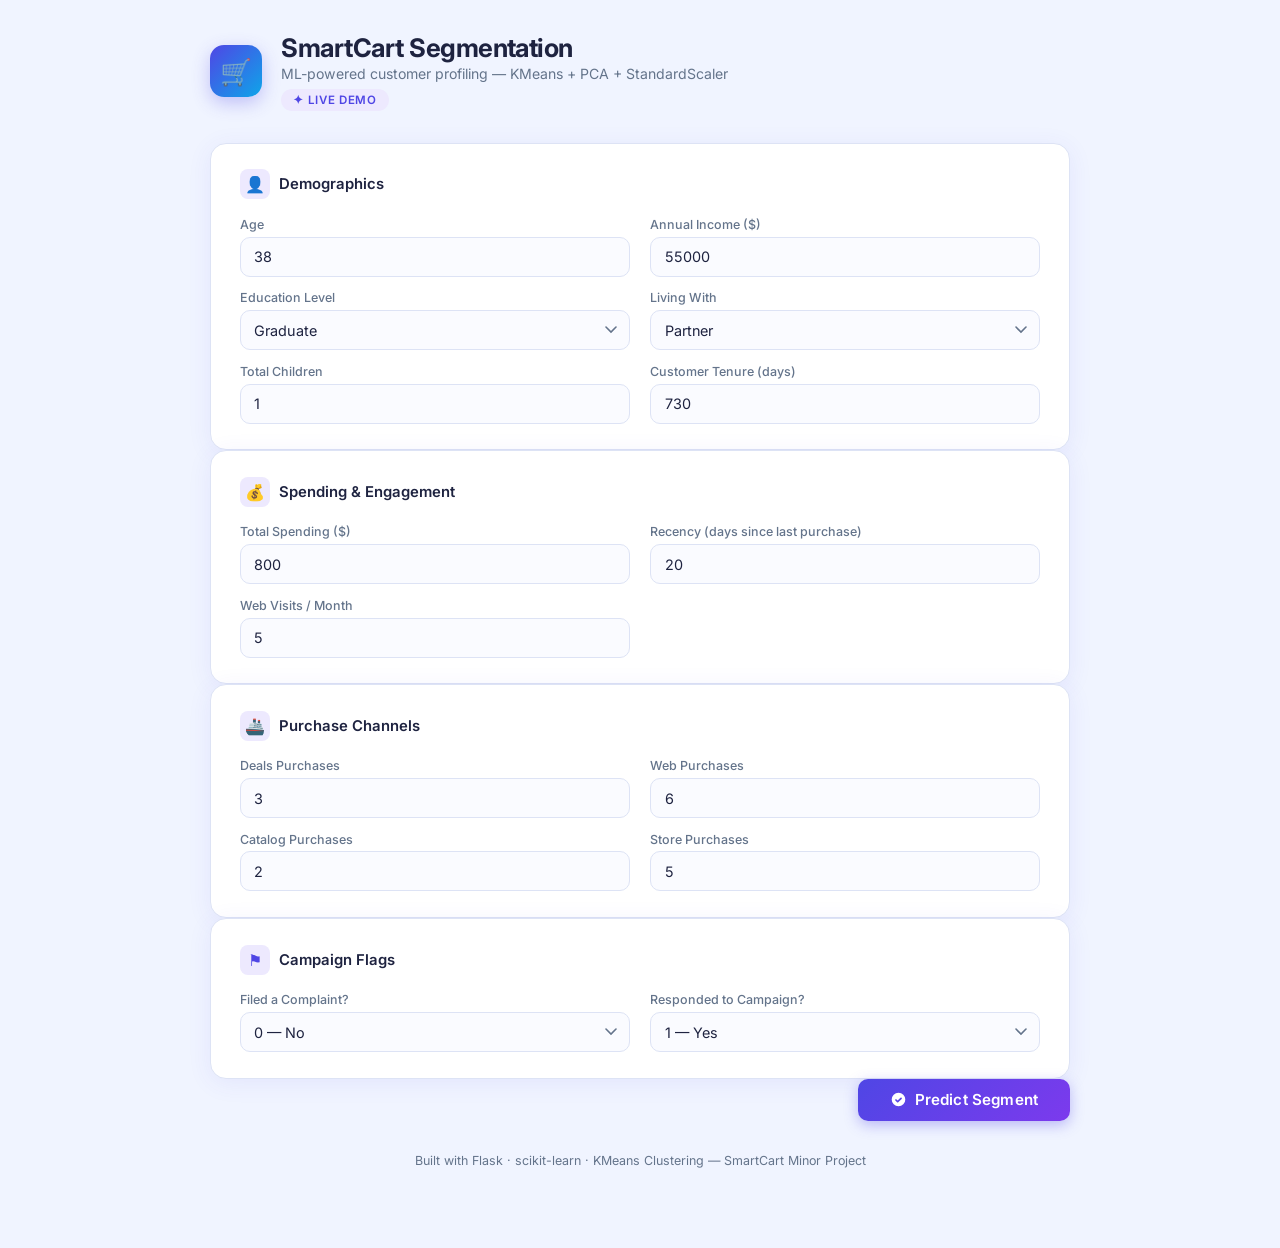
<file: templates/index.html>
<!DOCTYPE html>
<html lang="en">
<head>
  <meta charset="UTF-8" />
  <meta name="viewport" content="width=device-width, initial-scale=1.0" />
  <title>SmartCart - Customer Segmentation</title>
  <meta name="description" content="SmartCart ML-powered customer segmentation demo using KMeans clustering." />
  <link href="https://fonts.googleapis.com/css2?family=Inter:wght@300;400;500;600;700&display=swap" rel="stylesheet" />
  <style>
    *, *::before, *::after { box-sizing: border-box; margin: 0; padding: 0; }

    :root {
      --bg:        #f0f4ff;
      --white:     #ffffff;
      --border:    #dde3f5;
      --accent:    #4f46e5;
      --accent-lt: #ede9fe;
      --accent2:   #0ea5e9;
      --text:      #1e2340;
      --muted:     #64748b;
      --success:   #059669;
      --success-lt:#d1fae5;
      --danger:    #dc2626;
      --danger-lt: #fee2e2;
      --radius:    16px;
      --shadow:    0 4px 24px rgba(79,70,229,.08);
    }

    body {
      background: var(--bg);
      color: var(--text);
      font-family: "Inter", sans-serif;
      min-height: 100vh;
      padding: 2rem 1rem 5rem;
    }

    /* HEADER */
    .header {
      max-width: 860px;
      margin: 0 auto 2rem;
      display: flex;
      align-items: center;
      gap: 1.2rem;
    }
    .header-icon {
      width: 52px; height: 52px;
      background: linear-gradient(135deg, var(--accent), var(--accent2));
      border-radius: 14px;
      display: flex; align-items: center; justify-content: center;
      font-size: 1.6rem;
      flex-shrink: 0;
      box-shadow: 0 6px 18px rgba(79,70,229,.3);
    }
    .header-text h1 {
      font-size: 1.6rem;
      font-weight: 700;
      color: var(--text);
      letter-spacing: -.02em;
    }
    .header-text p { font-size: .88rem; color: var(--muted); margin-top: .15rem; }
    .pill {
      display: inline-flex; align-items: center; gap: .35rem;
      background: var(--accent-lt); color: var(--accent);
      font-size: .72rem; font-weight: 600; letter-spacing: .06em;
      text-transform: uppercase; padding: .25rem .75rem;
      border-radius: 999px; margin-top: .4rem;
    }

    /* LAYOUT */
    .layout { max-width: 860px; margin: 0 auto; display: flex; flex-direction: column; gap: 1.4rem; }

    /* CARD */
    .card {
      background: var(--white);
      border: 1px solid var(--border);
      border-radius: var(--radius);
      box-shadow: var(--shadow);
      padding: 1.6rem 1.8rem;
    }

    /* SECTION HEADING */
    .section-head { display: flex; align-items: center; gap: .6rem; margin-bottom: 1.1rem; }
    .section-icon {
      width: 30px; height: 30px; border-radius: 8px;
      background: var(--accent-lt); color: var(--accent);
      font-size: 1rem; display: flex; align-items: center; justify-content: center; flex-shrink: 0;
    }
    .section-head h2 { font-size: .93rem; font-weight: 600; color: var(--text); }

    /* GRID */
    .grid-2 { display: grid; grid-template-columns: 1fr 1fr; gap: .85rem 1.3rem; }

    /* FIELD */
    .field { display: flex; flex-direction: column; gap: .3rem; }
    .field label { font-size: .78rem; font-weight: 500; color: var(--muted); }
    .field input, .field select {
      height: 40px; padding: 0 .85rem;
      border: 1.5px solid var(--border); border-radius: 10px;
      background: #fafbff; color: var(--text);
      font-size: .9rem; font-family: inherit; outline: none;
      transition: border-color .18s, box-shadow .18s;
      -webkit-appearance: none; appearance: none;
    }
    .field select {
      background-image: url("data:image/svg+xml,%3Csvg xmlns='http://www.w3.org/2000/svg' width='12' height='8' viewBox='0 0 12 8'%3E%3Cpath d='M1 1l5 5 5-5' stroke='%2364748b' stroke-width='1.6' fill='none' stroke-linecap='round'/%3E%3C/svg%3E");
      background-repeat: no-repeat; background-position: right .75rem center;
      padding-right: 2.2rem;
    }
    .field input:focus, .field select:focus {
      border-color: var(--accent);
      box-shadow: 0 0 0 3px rgba(79,70,229,.12);
      background: #fff;
    }

    /* BUTTON */
    .btn-row { display: flex; justify-content: flex-end; }
    .btn {
      display: inline-flex; align-items: center; gap: .5rem;
      padding: .72rem 2rem;
      background: linear-gradient(135deg, var(--accent) 0%, #7c3aed 100%);
      color: #fff; font-family: inherit; font-size: .95rem; font-weight: 600;
      border: none; border-radius: 10px; cursor: pointer;
      box-shadow: 0 4px 14px rgba(79,70,229,.35);
      transition: opacity .18s, transform .15s, box-shadow .18s;
      letter-spacing: .01em;
    }
    .btn:hover  { opacity: .9; transform: translateY(-1px); box-shadow: 0 6px 20px rgba(79,70,229,.4); }
    .btn:active { transform: translateY(0); }
    .btn.loading { opacity: .65; pointer-events: none; }
    .spin {
      display: inline-block; width: 15px; height: 15px;
      border: 2px solid rgba(255,255,255,.4); border-top-color: #fff;
      border-radius: 50%; animation: rot .65s linear infinite;
    }
    @keyframes rot { to { transform: rotate(360deg); } }

    /* RESULT */
    #result-card {
      display: none;
      border-left: 4px solid var(--success);
      background: var(--success-lt);
      border-radius: var(--radius);
      padding: 1.5rem 1.8rem;
      animation: pop .3s ease;
    }
    #result-card.err { border-left-color: var(--danger); background: var(--danger-lt); }
    @keyframes pop {
      from { opacity: 0; transform: scale(.97) translateY(8px); }
      to   { opacity: 1; transform: scale(1) translateY(0); }
    }
    .result-top { display: flex; align-items: center; gap: .8rem; margin-bottom: .9rem; }
    .cluster-bubble {
      width: 44px; height: 44px; border-radius: 50%;
      background: var(--success); color: #fff;
      font-size: .78rem; font-weight: 700; letter-spacing: -.01em;
      display: flex; align-items: center; justify-content: center; flex-shrink: 0;
    }
    #result-card.err .cluster-bubble { background: var(--danger); }
    .result-label {
      font-size: .7rem; font-weight: 600; letter-spacing: .08em;
      text-transform: uppercase; color: var(--success); margin-bottom: .12rem;
    }
    #result-card.err .result-label { color: var(--danger); }
    #segment-name { font-size: 1.25rem; font-weight: 700; color: var(--text); margin-bottom: .1rem; }

    /* REASON BLOCK */
    .reason-block {
      background: rgba(255,255,255,.55);
      border: 1px solid rgba(5,150,105,.25);
      border-radius: 10px;
      padding: .75rem 1rem;
      margin: .9rem 0 1rem;
    }
    #result-card.err .reason-block { border-color: rgba(220,38,38,.2); }
    .reason-tag {
      font-size: .7rem; font-weight: 700; letter-spacing: .08em;
      text-transform: uppercase; color: var(--success);
      margin-bottom: .35rem;
    }
    #result-card.err .reason-tag { color: var(--danger); }
    #reason-text {
      font-size: .85rem; color: var(--text); line-height: 1.6;
    }

    .tip-tag {
      display: inline-flex; align-items: center; gap: .3rem;
      font-size: .72rem; font-weight: 600; text-transform: uppercase;
      letter-spacing: .07em; color: var(--accent); background: var(--accent-lt);
      padding: .2rem .65rem; border-radius: 999px; margin-bottom: .5rem;
    }
    #suggestion { font-size: .88rem; color: var(--muted); line-height: 1.65; }

    /* FOOTER */
    footer {
      max-width: 860px; margin: 2rem auto 0;
      text-align: center; font-size: .78rem; color: var(--muted);
    }

    @media (max-width: 600px) {
      .grid-2 { grid-template-columns: 1fr; }
      .card   { padding: 1.2rem 1.1rem; }
      .header { flex-direction: column; align-items: flex-start; gap: .7rem; }
      .btn    { width: 100%; justify-content: center; }
      .btn-row { justify-content: stretch; }
    }
</style>
</head>
<body>

<div class="header">
  <div class="header-icon">&#128722;</div>
  <div class="header-text">
    <h1>SmartCart Segmentation</h1>
    <p>ML-powered customer profiling &mdash; KMeans &plus; PCA &plus; StandardScaler</p>
    <span class="pill">&#10022; Live Demo</span>
  </div>
</div>

<div class="layout">
  <form id="seg-form">

    <!-- DEMOGRAPHICS -->
    <div class="card">
      <div class="section-head">
        <div class="section-icon">&#128100;</div>
        <h2>Demographics</h2>
      </div>
      <div class="grid-2">
        <div class="field">
          <label for="Age">Age</label>
          <input id="Age" name="Age" type="number" min="18" max="120" value="38" required />
        </div>
        <div class="field">
          <label for="Income">Annual Income ($)</label>
          <input id="Income" name="Income" type="number" min="0" value="55000" required />
        </div>
        <div class="field">
          <label for="Education">Education Level</label>
          <select id="Education" name="Education" required>
            <option value="Undergraduate">Undergraduate</option>
            <option value="Graduate" selected>Graduate</option>
            <option value="Postgraduate">Postgraduate</option>
          </select>
        </div>
        <div class="field">
          <label for="Living_With">Living With</label>
          <select id="Living_With" name="Living_With" required>
            <option value="Alone">Alone</option>
            <option value="Partner" selected>Partner</option>
          </select>
        </div>
        <div class="field">
          <label for="Total_children">Total Children</label>
          <input id="Total_children" name="Total_children" type="number" min="0" max="10" value="1" required />
        </div>
        <div class="field">
          <label for="Customer_Tenure_Days">Customer Tenure (days)</label>
          <input id="Customer_Tenure_Days" name="Customer_Tenure_Days" type="number" min="0" value="730" required />
        </div>
      </div>
    </div>

    <!-- SPENDING & ENGAGEMENT -->
    <div class="card">
      <div class="section-head">
        <div class="section-icon">&#128176;</div>
        <h2>Spending &amp; Engagement</h2>
      </div>
      <div class="grid-2">
        <div class="field">
          <label for="Total_spending">Total Spending ($)</label>
          <input id="Total_spending" name="Total_spending" type="number" min="0" value="800" required />
        </div>
        <div class="field">
          <label for="Recency">Recency (days since last purchase)</label>
          <input id="Recency" name="Recency" type="number" min="0" value="20" required />
        </div>
        <div class="field">
          <label for="NumWebVisitsMonth">Web Visits / Month</label>
          <input id="NumWebVisitsMonth" name="NumWebVisitsMonth" type="number" min="0" value="5" required />
        </div>
      </div>
    </div>

    <!-- PURCHASE CHANNELS -->
    <div class="card">
      <div class="section-head">
        <div class="section-icon">&#128674;</div>
        <h2>Purchase Channels</h2>
      </div>
      <div class="grid-2">
        <div class="field">
          <label for="NumDealsPurchases">Deals Purchases</label>
          <input id="NumDealsPurchases" name="NumDealsPurchases" type="number" min="0" value="3" required />
        </div>
        <div class="field">
          <label for="NumWebPurchases">Web Purchases</label>
          <input id="NumWebPurchases" name="NumWebPurchases" type="number" min="0" value="6" required />
        </div>
        <div class="field">
          <label for="NumCatalogPurchases">Catalog Purchases</label>
          <input id="NumCatalogPurchases" name="NumCatalogPurchases" type="number" min="0" value="2" required />
        </div>
        <div class="field">
          <label for="NumStorePurchases">Store Purchases</label>
          <input id="NumStorePurchases" name="NumStorePurchases" type="number" min="0" value="5" required />
        </div>
      </div>
    </div>

    <!-- CAMPAIGN FLAGS -->
    <div class="card">
      <div class="section-head">
        <div class="section-icon">&#9873;&#65039;</div>
        <h2>Campaign Flags</h2>
      </div>
      <div class="grid-2">
        <div class="field">
          <label for="Complain">Filed a Complaint?</label>
          <select id="Complain" name="Complain" required>
            <option value="0" selected>0 &mdash; No</option>
            <option value="1">1 &mdash; Yes</option>
          </select>
        </div>
        <div class="field">
          <label for="Response">Responded to Campaign?</label>
          <select id="Response" name="Response" required>
            <option value="0">0 &mdash; No</option>
            <option value="1" selected>1 &mdash; Yes</option>
          </select>
        </div>
      </div>
    </div>

    <div class="btn-row">
      <button type="submit" id="submit-btn" class="btn">
        <svg width="17" height="17" viewBox="0 0 20 20" fill="currentColor">
          <path fill-rule="evenodd" d="M10 18a8 8 0 100-16 8 8 0 000 16zm3.707-8.707a1 1 0 00-1.414-1.414L9 11.172 7.707 9.879a1 1 0 00-1.414 1.414l2 2a1 1 0 001.414 0l4-4z" clip-rule="evenodd"/>
        </svg>
        Predict Segment
      </button>
    </div>

  </form>

  <!-- RESULT -->
  <div id="result-card">
    <div class="result-top">
      <div class="cluster-bubble" id="cluster-num">C0</div>
      <div>
        <div class="result-label" id="result-label">Predicted Segment</div>
        <div id="segment-name">Loading...</div>
      </div>
    </div>

    <div class="reason-block">
      <div class="reason-tag">&#128270; Why this segment?</div>
      <div id="reason-text"></div>
    </div>

    <div class="tip-tag">&#128161; Marketing Tip</div>
    <div id="suggestion"></div>
  </div>

</div>

<footer>
  Built with Flask &middot; scikit-learn &middot; KMeans Clustering &mdash; SmartCart Minor Project
</footer>

<script>

  const form       = document.getElementById('seg-form');
  const btn        = document.getElementById('submit-btn');
  const resultCard = document.getElementById('result-card');
  const clusterNum = document.getElementById('cluster-num');
  const segName    = document.getElementById('segment-name');
  const reasonText = document.getElementById('reason-text');
  const suggestion = document.getElementById('suggestion');
  const resLabel   = document.getElementById('result-label');

  const BTN_DEFAULT = btn.innerHTML;

  form.addEventListener('submit', async (e) => {
    e.preventDefault();
    btn.classList.add('loading');
    btn.innerHTML = '<span class="spin"></span>&nbsp;Predicting&hellip;';
    resultCard.style.display = 'none';
    resultCard.classList.remove('err');

    const payload = Object.fromEntries(new FormData(form).entries());

    try {
      const res  = await fetch('/predict', {
        method:  'POST',
        headers: { 'Content-Type': 'application/json' },
        body:    JSON.stringify(payload),
      });
      const data = await res.json();

      if (!res.ok || data.error) {
        resultCard.classList.add('err');
        clusterNum.textContent = '!';
        resLabel.textContent   = 'Error';
        segName.textContent    = 'Prediction failed';
        suggestion.textContent = data.error || 'Unknown error';
      } else {
        clusterNum.textContent = 'C' + data.cluster_id;
        resLabel.textContent   = 'Predicted Segment';
        segName.textContent    = data.segment;
        reasonText.textContent = data.reason || '';
        suggestion.textContent = data.suggestion;
      }
    } catch (err) {
      resultCard.classList.add('err');
      clusterNum.textContent = '!';
      resLabel.textContent   = 'Network Error';
      segName.textContent    = 'Could not reach the server';
      suggestion.textContent = err.message;
    }

    resultCard.style.display = 'block';
    resultCard.scrollIntoView({ behavior: 'smooth', block: 'nearest' });
    btn.classList.remove('loading');
    btn.innerHTML = BTN_DEFAULT;
  });

</script>
</body>
</html>
</file>
